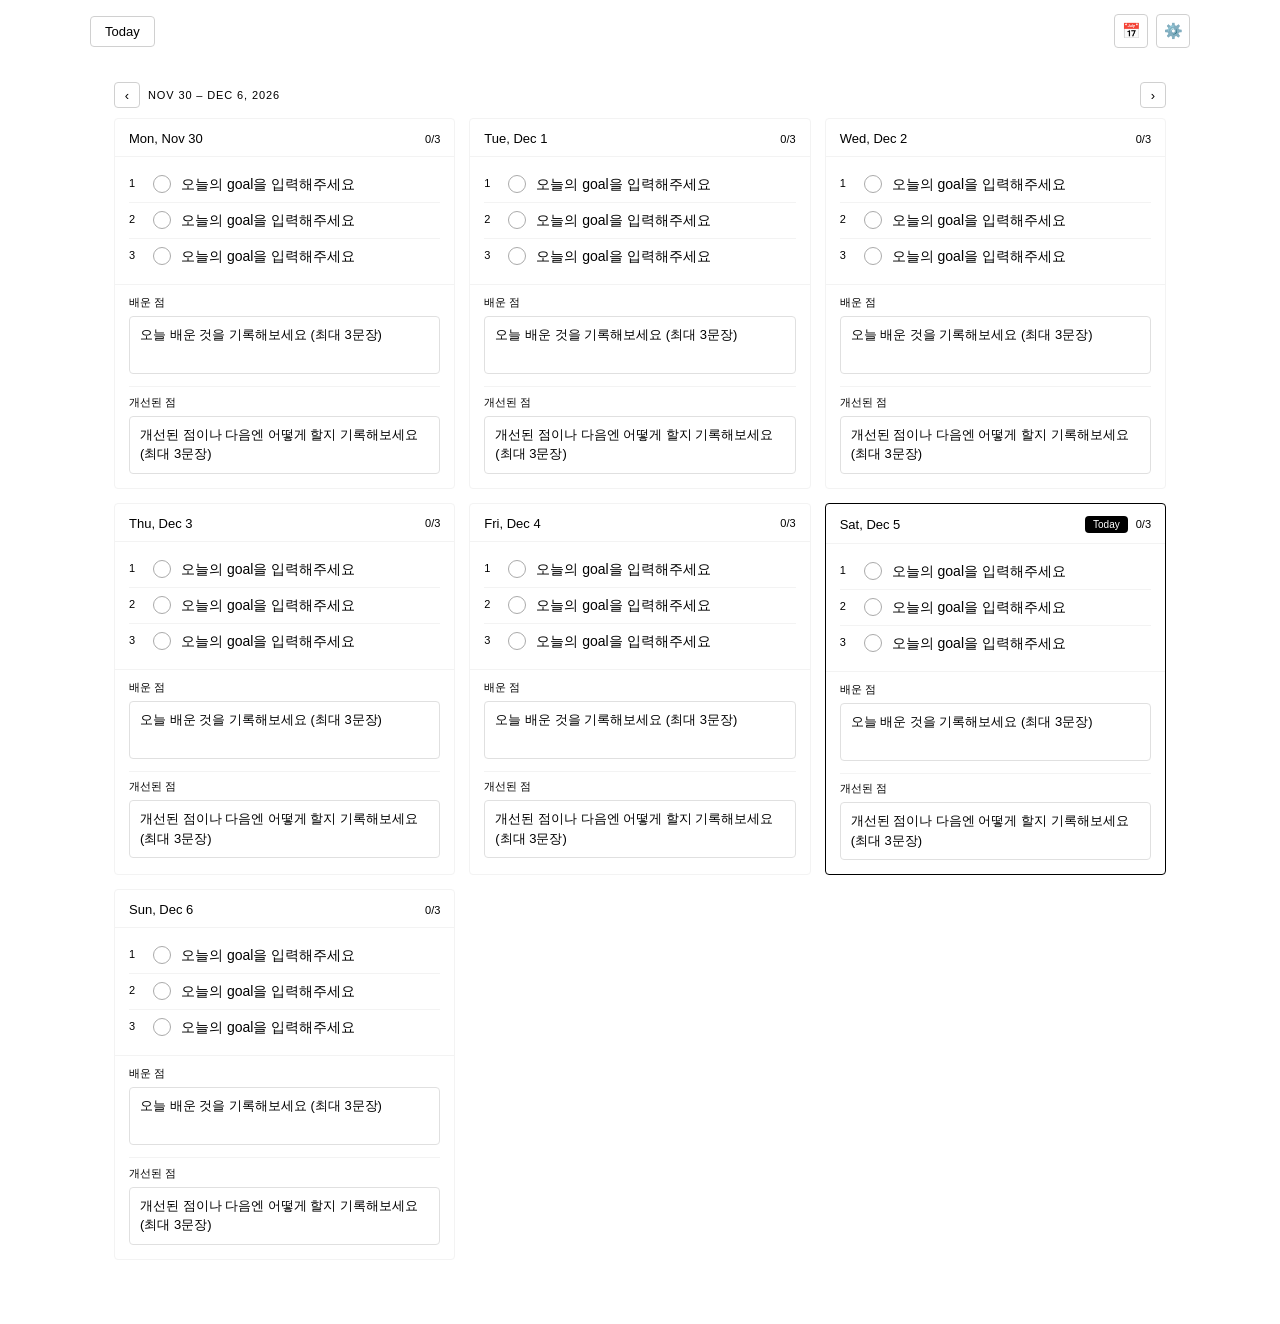
<file: daily_goal_tracker_mvp_v5.html>
<!DOCTYPE html>
<html lang="ko">
<head>
<meta charset="UTF-8">
<meta name="viewport" content="width=device-width, initial-scale=1.0">
<style>
  * { box-sizing: border-box; margin: 0; padding: 0; }
  body {
    font-family: var(--font-sans, -apple-system, sans-serif);
    background: var(--color-background-tertiary);
    color: var(--color-text-primary);
    min-height: 100vh;
    padding-bottom: 80px;
  }
  .float-header {
    position: sticky; top: 0; z-index: 100;
    background: var(--color-background-primary);
    padding: 12px 16px;
  }
  .header-inner {
    display: flex; justify-content: space-between; align-items: center;
    max-width: 1100px; margin: 0 auto;
  }
  .btn-today {
    font-size: 13px; font-weight: 500; padding: 7px 14px;
    border-radius: 4px; border: 0.5px solid #d0d0d0;
    background: var(--color-background-primary); color: var(--color-text-primary); cursor: pointer;
  }
  .btn-today:hover { background: var(--color-background-secondary); }
  .header-right { display: flex; gap: 8px; }
  .icon-btn {
    width: 34px; height: 34px; border-radius: 4px;
    border: 0.5px solid #d0d0d0; background: var(--color-background-primary);
    cursor: pointer; display: flex; align-items: center; justify-content: center;
    font-size: 15px; color: var(--color-text-secondary);
  }
  .icon-btn:hover { background: var(--color-background-secondary); }
  .week-nav {
    display: flex; align-items: center; gap: 8px;
    padding: 14px 16px 8px; max-width: 1100px; margin: 0 auto;
  }
  .week-label {
    font-size: 11px; color: var(--color-text-tertiary);
    text-transform: uppercase; letter-spacing: 0.08em; flex: 1;
  }
  .nav-btn {
    width: 26px; height: 26px; border-radius: 4px;
    border: 0.5px solid #d0d0d0; background: var(--color-background-primary);
    cursor: pointer; display: flex; align-items: center; justify-content: center;
    color: var(--color-text-secondary); font-size: 13px; line-height: 1;
  }
  .nav-btn:hover { background: var(--color-background-secondary); }
  .scroll-container {
    display: flex; flex-direction: column; gap: 12px;
    padding: 0 16px 16px; max-width: 1100px; margin: 0 auto;
  }
  .day-card {
    background: var(--color-background-primary);
    border-radius: 4px; border: 0.5px solid #f3f3f3; overflow: hidden;
  }
  .day-card.is-today { border: 1px solid #000; }
  .day-header {
    display: flex; align-items: center; justify-content: space-between;
    padding: 12px 14px 10px; border-bottom: 0.5px solid #f3f3f3;
  }
  .day-date { font-size: 13px; font-weight: 500; }
  .today-badge {
    font-size: 10px; font-weight: 500; padding: 3px 8px;
    border-radius: 4px;
    background: #000; color: #fff;
  }
  .completion-count { font-size: 11px; color: var(--color-text-tertiary); }
  .goals-section { padding: 10px 14px; border-bottom: 0.5px solid #f3f3f3; }
  .goal-item { display: flex; align-items: flex-start; gap: 10px; padding: 7px 0; }
  .goal-item + .goal-item { border-top: 0.5px solid #f3f3f3; }
  .goal-num { font-size: 11px; color: var(--color-text-tertiary); min-width: 14px; margin-top: 3px; }
  .custom-check {
    width: 18px; height: 18px; min-width: 18px; border-radius: 50%;
    border: 1.5px solid #aaa; cursor: pointer; display: flex; align-items: center;
    justify-content: center; margin-top: 1px; background: transparent;
    transition: background 0.15s, border-color 0.15s;
  }
  .custom-check:hover { border-color: #666; }
  .custom-check.checked { background: #2a9d5c; border-color: #2a9d5c; }
  .custom-check.checked::after {
    content: ''; width: 5px; height: 9px;
    border-right: 2px solid #fff; border-bottom: 2px solid #fff;
    transform: rotate(45deg) translate(-1px, -1px);
  }
  .goal-input {
    flex: 1; font-size: 14px; color: var(--color-text-primary); border: none;
    background: transparent; outline: none;
    font-family: var(--font-sans, -apple-system, sans-serif);
    padding: 0; resize: none; line-height: 1.5;
  }
  .goal-input::placeholder { color: var(--color-text-tertiary); }
  .goal-input.done { text-decoration: line-through; color: var(--color-text-tertiary); }
  .reflection-section { padding: 10px 14px; }
  .reflection-label { font-size: 11px; color: var(--color-text-tertiary); margin-bottom: 6px; }
  .reflection-input {
    width: 100%; font-size: 13px; color: var(--color-text-primary);
    border: 0.5px solid #e0e0e0; border-radius: 4px;
    background: var(--color-background-secondary); outline: none;
    font-family: var(--font-sans, -apple-system, sans-serif);
    padding: 8px 10px; resize: none; line-height: 1.5; min-height: 58px;
  }
  .reflection-input::placeholder { color: var(--color-text-tertiary); }
  .reflection-input:focus { border-color: #bbb; }
  .reflection-divider { height: 0.5px; background: #f3f3f3; margin: 8px 0; }

  /* Modal */
  .modal-overlay {
    display: none; position: fixed; inset: 0;
    background: rgba(0,0,0,0.3); z-index: 200;
    align-items: center; justify-content: center;
  }
  .modal-overlay.open { display: flex; }
  .modal-sheet {
    background: #ffffff; border-radius: 4px;
    width: 320px; padding: 18px; border: 0.5px solid #e0e0e0;
    box-shadow: 0 4px 24px rgba(0,0,0,0.10);
  }
  .cal-header {
    display: flex; align-items: center; justify-content: space-between;
    margin-bottom: 14px;
  }
  .cal-month-btn {
    font-size: 14px; font-weight: 500; color: #222;
    background: none; border: none; cursor: pointer;
    display: flex; align-items: center; gap: 4px; padding: 2px 4px;
    border-radius: 4px;
  }
  .cal-month-btn:hover { background: #f3f3f3; }
  .cal-month-btn .arrow-icon { font-size: 10px; color: #888; }
  .cal-nav-group { display: flex; align-items: center; gap: 4px; }
  .cal-nav {
    width: 26px; height: 26px; border-radius: 4px;
    border: 0.5px solid #ddd; background: #f9f9f9;
    cursor: pointer; font-size: 14px; color: #555;
    display: flex; align-items: center; justify-content: center;
  }
  .cal-nav:hover { background: #f0f0f0; }
  .modal-close {
    width: 26px; height: 26px; border-radius: 4px;
    border: 0.5px solid #ddd; background: #f5f5f5;
    cursor: pointer; font-size: 13px; color: #555;
    display: flex; align-items: center; justify-content: center;
  }
  .cal-grid {
    display: grid; grid-template-columns: repeat(7, 1fr);
    gap: 2px; text-align: center;
  }
  .cal-day-label { font-size: 11px; color: #999; padding: 4px 0; }
  .cal-cell {
    font-size: 12px; padding: 6px 2px; border-radius: 4px;
    cursor: pointer; color: #222;
  }
  .cal-cell:hover { background: #f3f3f3; }
  .cal-cell.today-cell { background: #000; color: #fff; font-weight: 500; }
  .cal-cell.empty { cursor: default; }
  .cal-cell.has-data::after {
    content: ''; display: block; width: 4px; height: 4px;
    border-radius: 50%; background: #2a9d5c; margin: 2px auto 0;
  }
  .picker-grid {
    display: grid; grid-template-columns: repeat(3, 1fr); gap: 6px; padding: 4px 0;
  }
  .picker-cell {
    font-size: 12px; padding: 8px 4px; border-radius: 4px;
    cursor: pointer; color: #222; text-align: center;
    border: 0.5px solid transparent;
  }
  .picker-cell:hover { background: #f3f3f3; }
  .picker-cell.active { background: #000; color: #fff; font-weight: 500; }
  .picker-header {
    display: flex; align-items: center; justify-content: space-between; margin-bottom: 12px;
  }
  .picker-title { font-size: 14px; font-weight: 500; color: #222; cursor: pointer; }

  @media (min-width: 768px) {
    .scroll-container {
      display: grid; grid-template-columns: repeat(auto-fill, minmax(280px, 1fr));
      gap: 14px; padding: 0 24px 24px;
    }
    .week-nav { padding: 20px 24px 10px; }
    .float-header { padding: 14px 24px; }
    body { padding-bottom: 40px; }
  }
</style>
</head>
<body>

<div class="float-header">
  <div class="header-inner">
    <button class="btn-today" onclick="goToToday()">Today</button>
    <div class="header-right">
      <button class="icon-btn" onclick="openCalendar()">📅</button>
      <button class="icon-btn">⚙️</button>
    </div>
  </div>
</div>

<div class="week-nav">
  <button class="nav-btn" onclick="changeWeek(-1)">&#8249;</button>
  <span class="week-label" id="week-label"></span>
  <button class="nav-btn" onclick="changeWeek(1)">&#8250;</button>
</div>

<div class="scroll-container" id="cards-container"></div>

<div class="modal-overlay" id="cal-modal" onclick="closeCalendarOutside(event)">
  <div class="modal-sheet" id="modal-sheet">
    <div id="cal-view">
      <div class="cal-header">
        <div style="display:flex;align-items:center;gap:6px;">
          <button class="cal-nav" onclick="changeCalMonth(-1)">&#8249;</button>
          <button class="cal-month-btn" onclick="showPicker('month')" id="cal-month-title">
            <span></span><span class="arrow-icon">▾</span>
          </button>
          <button class="cal-nav" onclick="changeCalMonth(1)">&#8250;</button>
        </div>
        <button class="modal-close" onclick="closeCalendar()">✕</button>
      </div>
      <div class="cal-grid" id="cal-grid"></div>
    </div>
    <div id="month-picker" style="display:none;">
      <div class="picker-header">
        <button class="cal-nav" onclick="changePickerYear(-1)">&#8249;</button>
        <span class="picker-title" id="picker-year-label" onclick="showPicker('year')"></span>
        <button class="cal-nav" onclick="changePickerYear(1)">&#8250;</button>
      </div>
      <div class="picker-grid" id="month-grid"></div>
    </div>
    <div id="year-picker" style="display:none;">
      <div class="picker-header">
        <button class="cal-nav" onclick="changePickerDecade(-1)">&#8249;</button>
        <span class="picker-title" id="picker-decade-label"></span>
        <button class="cal-nav" onclick="changePickerDecade(1)">&#8250;</button>
      </div>
      <div class="picker-grid" id="year-grid"></div>
    </div>
  </div>
</div>

<script>
const today = new Date();
const todayStr = today.toISOString().slice(0,10);
let currentWeekStart = getWeekStart(today);
let calDate = new Date(today);
let pickerYear = today.getFullYear();
let pickerDecadeStart = Math.floor(today.getFullYear() / 12) * 12;

const MONTHS = ['January','February','March','April','May','June','July','August','September','October','November','December'];
const MONTHS_SHORT = ['Jan','Feb','Mar','Apr','May','Jun','Jul','Aug','Sep','Oct','Nov','Dec'];
const DAYS = ['Sun','Mon','Tue','Wed','Thu','Fri','Sat'];

function getWeekStart(date) {
  const d = new Date(date);
  const day = d.getDay();
  d.setDate(d.getDate() - day + (day === 0 ? -6 : 1));
  d.setHours(0,0,0,0);
  return d;
}
function formatDate(date) { return date.toISOString().slice(0,10); }
function formatDateDisplay(date) {
  return `${DAYS[date.getDay()]}, ${MONTHS_SHORT[date.getMonth()]} ${date.getDate()}`;
}
function loadData(key) { try { return JSON.parse(localStorage.getItem(key)) || {}; } catch { return {}; } }
function saveData(key, val) { localStorage.setItem(key, JSON.stringify(val)); }
function getCompletionCount(dateStr) {
  return (loadData(dateStr).checks || [false,false,false]).filter(Boolean).length;
}

function renderCard(date) {
  const dateStr = formatDate(date);
  const isToday = dateStr === todayStr;
  const data = loadData(dateStr);
  const goals = data.goals || ['','',''];
  const checks = data.checks || [false,false,false];
  const learned = data.learned || '';
  const improve = data.improve || '';
  const completed = checks.filter(Boolean).length;
  const card = document.createElement('div');
  card.className = 'day-card' + (isToday ? ' is-today' : '');
  card.id = 'card-' + dateStr;
  card.innerHTML = `
    <div class="day-header">
      <span class="day-date">${formatDateDisplay(date)}</span>
      <div style="display:flex;align-items:center;gap:8px;">
        ${isToday ? '<span class="today-badge">Today</span>' : ''}
        <span class="completion-count" id="count-${dateStr}">${completed}/3</span>
      </div>
    </div>
    <div class="goals-section">
      ${[0,1,2].map(i => `
        <div class="goal-item">
          <span class="goal-num">${i+1}</span>
          <div class="custom-check ${checks[i]?'checked':''}" id="check-${dateStr}-${i}" onclick="toggleCheck('${dateStr}',${i})"></div>
          <textarea class="goal-input ${checks[i]?'done':''}" id="goal-${dateStr}-${i}" rows="1"
            placeholder="오늘의 goal을 입력해주세요"
            oninput="autoResize(this);saveGoal('${dateStr}',${i},this.value)"
          >${goals[i]}</textarea>
        </div>`).join('')}
    </div>
    <div class="reflection-section">
      <div class="reflection-label">배운 점</div>
      <textarea class="reflection-input" rows="2" placeholder="오늘 배운 것을 기록해보세요 (최대 3문장)"
        oninput="saveReflection('${dateStr}','learned',this.value)">${learned}</textarea>
      <div class="reflection-divider"></div>
      <div class="reflection-label">개선된 점</div>
      <textarea class="reflection-input" rows="2" placeholder="개선된 점이나 다음엔 어떻게 할지 기록해보세요 (최대 3문장)"
        oninput="saveReflection('${dateStr}','improve',this.value)">${improve}</textarea>
    </div>`;
  return card;
}

function autoResize(el) { el.style.height='auto'; el.style.height=el.scrollHeight+'px'; }

function toggleCheck(dateStr, idx) {
  const data = loadData(dateStr);
  if (!data.checks) data.checks = [false,false,false];
  data.checks[idx] = !data.checks[idx];
  saveData(dateStr, data);
  document.getElementById(`check-${dateStr}-${idx}`).classList.toggle('checked', data.checks[idx]);
  document.getElementById(`goal-${dateStr}-${idx}`).classList.toggle('done', data.checks[idx]);
  document.getElementById(`count-${dateStr}`).textContent = `${data.checks.filter(Boolean).length}/3`;
}

function saveGoal(dateStr, idx, val) {
  const data = loadData(dateStr);
  if (!data.goals) data.goals = ['','',''];
  data.goals[idx] = val;
  saveData(dateStr, data);
}

function saveReflection(dateStr, field, val) {
  const data = loadData(dateStr);
  data[field] = val;
  saveData(dateStr, data);
}

function scrollToToday() {
  const el = document.getElementById('card-' + todayStr);
  if (el) el.scrollIntoView({ behavior:'smooth', block:'start' });
}

function goToToday() {
  currentWeekStart = getWeekStart(today);
  renderWeek(currentWeekStart);
  setTimeout(scrollToToday, 50);
}

function changeWeek(dir) {
  const d = new Date(currentWeekStart);
  d.setDate(d.getDate() + dir * 7);
  currentWeekStart = d;
  renderWeek(currentWeekStart);
}

function renderWeek(weekStart) {
  const container = document.getElementById('cards-container');
  container.innerHTML = '';
  const end = new Date(weekStart);
  end.setDate(end.getDate() + 6);
  document.getElementById('week-label').textContent =
    `${MONTHS_SHORT[weekStart.getMonth()]} ${weekStart.getDate()} – ${MONTHS_SHORT[end.getMonth()]} ${end.getDate()}, ${end.getFullYear()}`;
  for (let i = 0; i < 7; i++) {
    const d = new Date(weekStart);
    d.setDate(d.getDate() + i);
    const card = renderCard(d);
    container.appendChild(card);
    card.querySelectorAll('textarea').forEach(el => autoResize(el));
  }
}

function openCalendar() {
  calDate = new Date(today);
  showView('cal-view');
  renderCalendar();
  document.getElementById('cal-modal').classList.add('open');
}
function closeCalendar() { document.getElementById('cal-modal').classList.remove('open'); }
function closeCalendarOutside(e) { if (e.target===document.getElementById('cal-modal')) closeCalendar(); }

function showView(id) {
  ['cal-view','month-picker','year-picker'].forEach(v => {
    document.getElementById(v).style.display = v===id ? '' : 'none';
  });
}

function changeCalMonth(dir) {
  calDate.setMonth(calDate.getMonth() + dir);
  renderCalendar();
}

function renderCalendar() {
  const titleEl = document.getElementById('cal-month-title');
  titleEl.childNodes[0].textContent = `${MONTHS[calDate.getMonth()]} ${calDate.getFullYear()}`;
  const grid = document.getElementById('cal-grid');
  grid.innerHTML = '';
  ['Mo','Tu','We','Th','Fr','Sa','Su'].forEach(d => {
    const el = document.createElement('div');
    el.className = 'cal-day-label';
    el.textContent = d;
    grid.appendChild(el);
  });
  const firstDay = new Date(calDate.getFullYear(), calDate.getMonth(), 1);
  let startDow = firstDay.getDay();
  startDow = startDow === 0 ? 6 : startDow - 1;
  for (let i = 0; i < startDow; i++) {
    const el = document.createElement('div');
    el.className = 'cal-cell empty';
    grid.appendChild(el);
  }
  const daysInMonth = new Date(calDate.getFullYear(), calDate.getMonth()+1, 0).getDate();
  for (let d = 1; d <= daysInMonth; d++) {
    const cellDate = new Date(calDate.getFullYear(), calDate.getMonth(), d);
    const cellStr = formatDate(cellDate);
    const el = document.createElement('div');
    el.className = 'cal-cell';
    if (cellStr === todayStr) el.classList.add('today-cell');
    if (getCompletionCount(cellStr) > 0) el.classList.add('has-data');
    el.textContent = d;
    el.onclick = () => {
      currentWeekStart = getWeekStart(cellDate);
      renderWeek(currentWeekStart);
      closeCalendar();
      setTimeout(() => {
        const t = document.getElementById('card-' + cellStr);
        if (t) t.scrollIntoView({ behavior:'smooth', block:'start' });
      }, 100);
    };
    grid.appendChild(el);
  }
}

function showPicker(type) {
  if (type === 'month') {
    pickerYear = calDate.getFullYear();
    renderMonthPicker();
    showView('month-picker');
  } else {
    pickerDecadeStart = Math.floor(calDate.getFullYear() / 12) * 12;
    renderYearPicker();
    showView('year-picker');
  }
}

function changePickerYear(dir) { pickerYear += dir; renderMonthPicker(); }

function renderMonthPicker() {
  document.getElementById('picker-year-label').textContent = pickerYear;
  const grid = document.getElementById('month-grid');
  grid.innerHTML = '';
  MONTHS_SHORT.forEach((m, i) => {
    const el = document.createElement('div');
    el.className = 'picker-cell';
    if (i === calDate.getMonth() && pickerYear === calDate.getFullYear()) el.classList.add('active');
    el.textContent = m;
    el.onclick = () => {
      calDate.setFullYear(pickerYear);
      calDate.setMonth(i);
      renderCalendar();
      showView('cal-view');
    };
    grid.appendChild(el);
  });
}

function changePickerDecade(dir) { pickerDecadeStart += dir * 12; renderYearPicker(); }

function renderYearPicker() {
  document.getElementById('picker-decade-label').textContent =
    `${pickerDecadeStart} – ${pickerDecadeStart + 11}`;
  const grid = document.getElementById('year-grid');
  grid.innerHTML = '';
  for (let y = pickerDecadeStart; y < pickerDecadeStart + 12; y++) {
    const el = document.createElement('div');
    el.className = 'picker-cell';
    if (y === calDate.getFullYear()) el.classList.add('active');
    el.textContent = y;
    el.onclick = () => {
      pickerYear = y;
      renderMonthPicker();
      showView('month-picker');
    };
    grid.appendChild(el);
  }
}

renderWeek(currentWeekStart);
setTimeout(scrollToToday, 100);
</script>
</body>
</html>
</file>
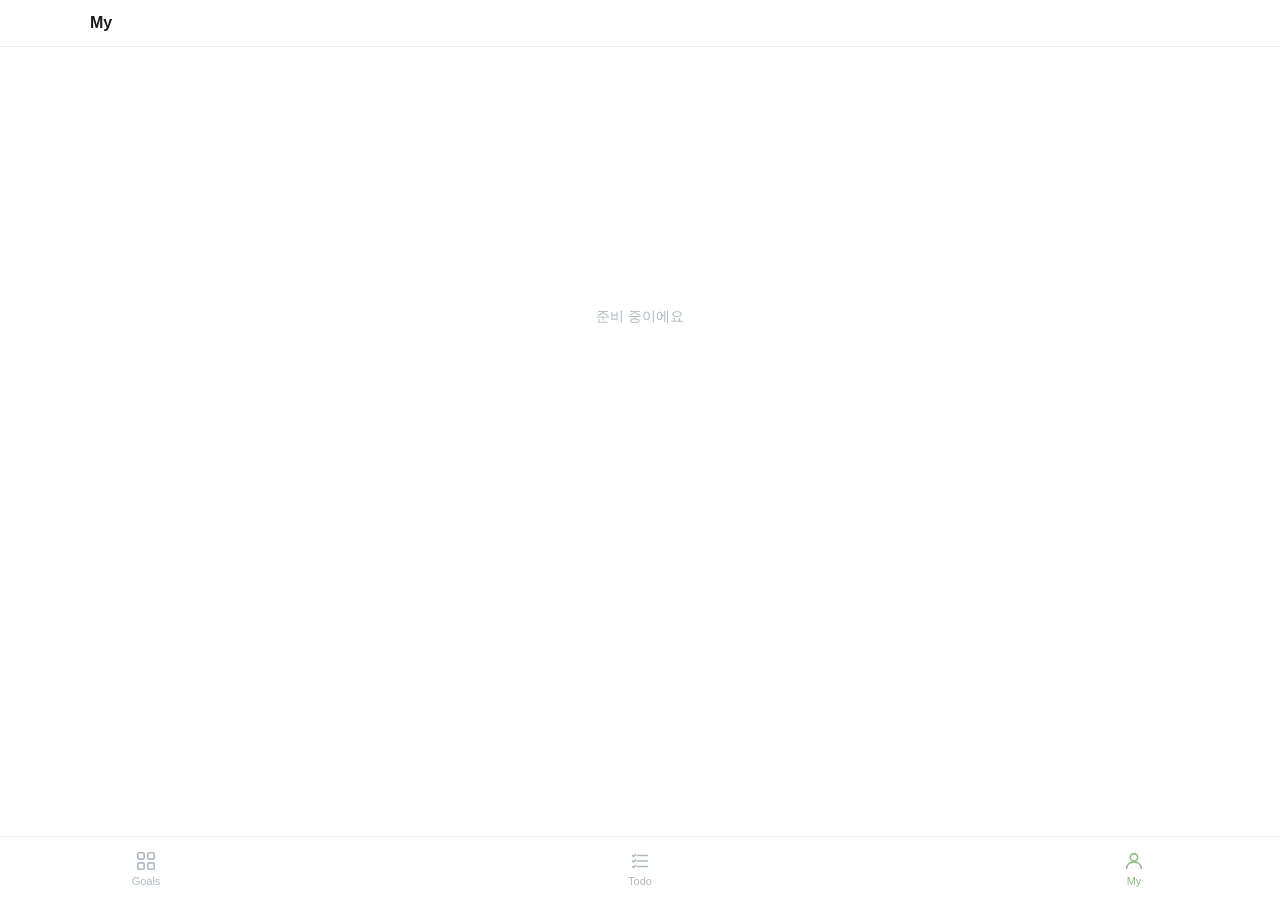
<file: my.html>
<!DOCTYPE html>
<html lang="ko">
<head>
  <meta charset="UTF-8">
  <meta name="viewport" content="width=device-width, initial-scale=1, maximum-scale=1">
  <title>My</title>
  <link href="https://fonts.googleapis.com/css2?family=Gaegu&display=swap" rel="stylesheet">
  <link rel="manifest" href="manifest.json">
  <link rel="apple-touch-icon" href="img/icon-192.png">
  <meta name="apple-mobile-web-app-capable" content="yes">
  <meta name="apple-mobile-web-app-status-bar-style" content="default">
  <meta name="apple-mobile-web-app-title" content="Todo">
  <link rel="icon" href="img/favicon.ico">
  <link rel="stylesheet" href="css/style.css">
</head>
<body>

  <div class="float-header">
    <div class="header-inner">
      <span style="font-size:16px;font-weight:600;">My</span>
    </div>
  </div>

  <div style="display:flex;align-items:center;justify-content:center;height:60vh;color:#B0B8C1;font-size:14px;">
    준비 중이에요
  </div>

  <!-- Bottom Nav -->
  <nav class="bottom-nav">
    <div class="bottom-nav-inner">
      <a href="index.html" class="bottom-nav-item">
        <svg width="22" height="22" viewBox="0 0 24 24" fill="none" stroke="currentColor" stroke-width="1.8" stroke-linecap="round" stroke-linejoin="round"><rect x="3" y="3" width="7" height="7" rx="1.5"/><rect x="14" y="3" width="7" height="7" rx="1.5"/><rect x="3" y="14" width="7" height="7" rx="1.5"/><rect x="14" y="14" width="7" height="7" rx="1.5"/></svg>
        <span>Goals</span>
      </a>
      <a href="todo.html" class="bottom-nav-item">
        <svg width="22" height="22" viewBox="0 0 24 24" fill="none" stroke="currentColor" stroke-width="1.8" stroke-linecap="round" stroke-linejoin="round"><line x1="9" y1="6" x2="20" y2="6"/><line x1="9" y1="12" x2="20" y2="12"/><line x1="9" y1="18" x2="20" y2="18"/><polyline points="4 6 5 7 7 5"/><polyline points="4 12 5 13 7 11"/><polyline points="4 18 5 19 7 17"/></svg>
        <span>Todo</span>
      </a>
      <a href="my.html" class="bottom-nav-item active">
        <svg width="22" height="22" viewBox="0 0 24 24" fill="none" stroke="currentColor" stroke-width="1.8" stroke-linecap="round" stroke-linejoin="round"><circle cx="12" cy="8" r="4"/><path d="M4 20c0-4 3.6-7 8-7s8 3 8 7"/></svg>
        <span>My</span>
      </a>
    </div>
  </nav>

</body>
</html>
</file>
<file: css/style.css>
:root {
  --green: #93BB89;
  --green-light: #EAF2E8;
  --text-primary: #1A1A1A;
  --text-secondary: #6B7280;
  --text-placeholder: #B0B8C1;
  --bg: #FFFFFF;
  --bg-card: #FFFFFF;
  --border-default: #EBEBEB;
  --border-card: #E5E5E5;
  --border-today: #93BB89;
  --border-input: #E0E0E0;
  --radius-card: 16px;
  --radius-checkbox: 6px;
  --radius-badge: 999px;
  --radius-input: 12px;
  --font: 'Apple SD Gothic Neo', 'Noto Sans KR', -apple-system, sans-serif;
  --font-mono: 'Gaegu', cursive;
}

* { box-sizing: border-box; margin: 0; padding: 0; }

body {
  font-family: var(--font);
  background: var(--bg);
  color: var(--text-primary);
  min-height: 100vh;
  padding-bottom: 80px;
}

/* ── Header ── */
.float-header {
  position: sticky; top: 0; z-index: 100;
  background: var(--bg-card);
  border-bottom: 1px solid var(--border-default);
  padding: 12px 20px;
}
.header-inner {
  display: flex; justify-content: space-between; align-items: center;
  max-width: 1100px; margin: 0 auto;
}
.btn-today {
  font-size: 13px; font-weight: 600;
  padding: 6px 14px;
  border-radius: var(--radius-badge);
  border: none;
  background: var(--green-light);
  color: var(--green);
  cursor: pointer;
  transition: background 0.15s, transform 0.1s;
  letter-spacing: -0.01em;
}
.btn-today:hover { background: #d9ead6; transform: scale(1.03); }
.header-right { display: flex; gap: 8px; }
.icon-btn {
  width: 34px; height: 34px; border-radius: 10px;
  border: 1px solid var(--border-default);
  background: var(--bg-card);
  cursor: pointer; display: flex; align-items: center; justify-content: center;
  font-size: 15px; color: var(--text-secondary);
  transition: background 0.15s;
}
.icon-btn:hover { background: #F0F0F0; }

/* ── Week Nav ── */
.week-nav {
  position: sticky; top: 57px; z-index: 90;
  background: var(--bg);
  border-bottom: 1px solid var(--border-default);
  display: flex; align-items: center; justify-content: center; gap: 24px;
  padding: 14px 20px; max-width: 100%; margin: 0 auto;
}
.week-label {
  font-size: 20px; font-weight: 500;
  color: var(--text-primary);
  font-family: var(--font-mono);
  letter-spacing: -0.02em;
  text-align: center;
}
.nav-btn {
  width: 36px; height: 36px; border-radius: 8px;
  border: 1px solid var(--border-default);
  background: var(--bg-card);
  cursor: pointer; display: flex; align-items: center; justify-content: center;
  color: var(--text-secondary); font-size: 16px; line-height: 1;
  transition: background 0.15s;
}
.nav-btn:hover { background: #F0F0F0; }

/* ── Cards ── */
.scroll-container {
  display: flex; flex-direction: column; gap: 24px;
  padding: 0 20px 20px; max-width: 1100px; margin: 24px auto 0;
}
.day-card {
  background: var(--bg-card);
  border-radius: var(--radius-card);
  border: 1.5px solid var(--border-card);
  overflow: hidden;
  transition: box-shadow 0.2s;
}
.day-card:hover { box-shadow: 0 2px 12px rgba(0,0,0,0.06); }
.day-card.is-today {
  border-color: var(--border-today);
  box-shadow: 0 0 0 3px rgba(147,187,137,0.15);
}

/* ── Card Header ── */
.day-header {
  display: flex; align-items: center; justify-content: space-between;
  padding: 14px 16px 12px;
  border-bottom: 1px solid var(--border-default);
}
.day-date {
  font-size: 16px; font-weight: 500;
  color: var(--text-primary);
  font-family: var(--font-mono);
}
.header-right-group { display: flex; align-items: center; gap: 8px; }
.today-badge {
  font-size: 11px; font-weight: 600;
  padding: 4px 12px;
  border-radius: var(--radius-badge);
  background: var(--green);
  color: #fff;
  letter-spacing: -0.01em;
}
.completion-count {
  font-size: 14px; font-weight: 500;
  color: var(--text-secondary);
  font-family: var(--font-mono);
}
.completion-count.completed { color: var(--green); font-weight: 600; }

/* ── Goals ── */
.goals-section { padding: 10px 16px; }
.goal-item { display: flex; align-items: flex-start; gap: 10px; padding: 8px 0; }
.goal-item + .goal-item { border-top: none; }

.custom-check {
  width: 20px; height: 20px; min-width: 20px;
  border-radius: var(--radius-checkbox);
  border: 1.5px solid #D1D5DB;
  cursor: pointer;
  display: flex; align-items: center; justify-content: center;
  margin-top: 1px;
  background: transparent;
  transition: border-color 0.15s;
  flex-shrink: 0;
  overflow: visible;
}
.custom-check:hover { border-color: var(--green); }
.custom-check.checked { border: none; width: 20px; height: 20px; }
.check-icon { display: none; line-height: 0; }
.custom-check.checked .check-icon { display: block; }

.goal-input {
  flex: 1; font-size: 14px;
  color: var(--text-placeholder);
  border: none; background: transparent; outline: none;
  font-family: var(--font);
  padding: 0; resize: none; line-height: 1.55;
  transition: color 0.1s;
}
.goal-input.has-value { color: var(--text-primary); font-weight: 500; }
.goal-input::placeholder { color: var(--text-placeholder); font-weight: 400; }
.goal-input.done { text-decoration: line-through; color: var(--text-secondary); font-weight: 500; }

/* ── Reflection ── */
.reflection-section { padding: 12px 16px 14px; }
.reflection-label {
  font-size: 12px; font-weight: 600;
  color: var(--text-secondary);
  margin-bottom: 7px;
  letter-spacing: -0.01em;
}
.reflection-input {
  width: 100%; font-size: 14px;
  color: var(--text-placeholder);
  border: 1.5px solid var(--border-input);
  border-radius: var(--radius-input);
  background: #FAFAFA;
  outline: none;
  font-family: var(--font);
  padding: 10px 12px;
  resize: none; line-height: 1.55;
  overflow: hidden;
  transition: border-color 0.15s, color 0.1s;
}
.reflection-input.has-value { color: var(--text-primary); }
.reflection-input::placeholder { color: var(--text-placeholder); }
.reflection-input:focus { border-color: var(--green); background: #fff; }
.reflection-divider { height: 10px; }

/* ── Modal ── */
.modal-overlay {
  display: none; position: fixed; inset: 0;
  background: rgba(0,0,0,0.25); z-index: 200;
  align-items: center; justify-content: center;
  backdrop-filter: blur(2px);
}
.modal-overlay.open { display: flex; }
.modal-sheet {
  background: #fff; border-radius: 16px;
  width: 320px; padding: 20px;
  border: 1px solid var(--border-default);
  box-shadow: 0 8px 32px rgba(0,0,0,0.12);
}
.cal-header {
  display: flex; align-items: center; justify-content: space-between;
  margin-bottom: 14px;
}
.cal-month-btn {
  font-size: 14px; font-weight: 600; color: var(--text-primary);
  background: none; border: none; cursor: pointer;
  display: flex; align-items: center; gap: 4px; padding: 2px 6px;
  border-radius: 6px;
}
.cal-month-btn:hover { background: #f3f3f3; }
.cal-month-btn .arrow-icon { font-size: 10px; color: #888; }
.cal-nav {
  width: 28px; height: 28px; border-radius: 8px;
  border: 1px solid var(--border-default); background: #f9f9f9;
  cursor: pointer; font-size: 14px; color: #555;
  display: flex; align-items: center; justify-content: center;
}
.cal-nav:hover { background: #f0f0f0; }
.modal-close {
  width: 28px; height: 28px; border-radius: 8px;
  border: 1px solid var(--border-default); background: #f5f5f5;
  cursor: pointer; font-size: 13px; color: #555;
  display: flex; align-items: center; justify-content: center;
}
.cal-grid {
  display: grid; grid-template-columns: repeat(7, 1fr);
  gap: 2px; text-align: center;
}
.cal-day-label { font-size: 11px; color: #aaa; padding: 4px 0; font-weight: 500; }
.cal-cell { font-size: 12px; padding: 6px 2px; border-radius: 6px; cursor: pointer; color: var(--text-primary); }
.cal-cell:hover { background: #f3f3f3; }
.cal-cell.today-cell { background: var(--green); color: #fff; font-weight: 600; }
.cal-cell.empty { cursor: default; }
.cal-cell.has-data::after {
  content: ''; display: block; width: 4px; height: 4px;
  border-radius: 50%; background: var(--green); margin: 2px auto 0;
}
.picker-grid { display: grid; grid-template-columns: repeat(3, 1fr); gap: 6px; padding: 4px 0; }
.picker-cell {
  font-size: 12px; padding: 8px 4px; border-radius: 8px;
  cursor: pointer; color: var(--text-primary); text-align: center;
  border: 1px solid transparent;
}
.picker-cell:hover { background: #f3f3f3; }
.picker-cell.active { background: var(--green); color: #fff; font-weight: 600; }
.picker-header { display: flex; align-items: center; justify-content: space-between; margin-bottom: 12px; }
.picker-title { font-size: 14px; font-weight: 600; color: var(--text-primary); cursor: pointer; }

@media (min-width: 768px) {
  .scroll-container {
    display: grid; grid-template-columns: repeat(auto-fill, minmax(290px, 1fr));
    gap: 24px; padding: 0 24px 24px;
  }
  .week-nav { padding: 20px 24px 12px; }
  .float-header { padding: 14px 24px; }
  body { padding-bottom: 40px; }
}

/* ── Tag System ── */
.todo-cat-add { width: 36px !important; height: 36px !important; }
.todo-item { padding: 16px 0 !important; }
.tag-btn-wrap {
  display: flex;
  align-items: center;
  flex-shrink: 0;
  margin-top: 1px;
}

.tag-add-btn {
  font-size: 11px;
  font-weight: 600;
  color: #B0B8C1;
  background: none;
  border: 1px dashed #D1D5DB;
  border-radius: 6px;
  padding: 2px 6px;
  cursor: pointer;
  line-height: 1.4;
  transition: color 0.15s, border-color 0.15s;
}
.tag-add-btn:hover { color: var(--green); border-color: var(--green); }

.tag-chip {
  font-size: 11px;
  font-weight: 500;
  padding: 2px 8px;
  border-radius: 999px;
  border: 1px solid;
  cursor: pointer;
  white-space: nowrap;
  line-height: 1.6;
}

.tag-list-item {
  display: flex;
  align-items: center;
  justify-content: space-between;
  padding: 8px 0;
  border-bottom: 1px solid #f3f3f3;
}

.tag-action-btn {
  font-size: 12px;
  font-weight: 500;
  padding: 5px 12px;
  border-radius: 8px;
  border: 1px solid #e0e0e0;
  background: #fafafa;
  color: #555;
  cursor: pointer;
  transition: background 0.15s;
}
.tag-action-btn:hover { background: #f0f0f0; }
.tag-action-btn.danger { color: #E57373; border-color: #FFCDD2; background: #fff5f5; }
.tag-action-btn.danger:hover { background: #FFEBEE; }
.tag-action-btn.add { background: var(--green-light); color: var(--green); border-color: transparent; font-weight: 600; }
.tag-action-btn.add:hover { background: #d9ead6; }

.color-swatch {
  width: 28px;
  height: 28px;
  border-radius: 50%;
  cursor: pointer;
  border: 2px solid transparent;
  transition: transform 0.1s, border-color 0.1s;
}
.color-swatch:hover { transform: scale(1.15); }
.color-swatch.selected { border-color: #1A1A1A; transform: scale(1.15); }

.tag-picker-item {
  display: flex;
  align-items: center;
  padding: 8px 6px;
  border-radius: 8px;
  cursor: pointer;
  transition: background 0.1s;
}
.tag-picker-item:hover { background: #f5f5f5; }
.tag-picker-item.selected { background: #f0f0f0; }

/* ── Bottom Nav ── */
.bottom-nav {
  position: fixed;
  bottom: 0; left: 0; right: 0;
  height: 64px;
  background: #fff;
  border-top: 0.5px solid #ebebeb;
  display: flex;
  align-items: center;
  justify-content: center;
  z-index: 100;
  padding-bottom: env(safe-area-inset-bottom);
}

.bottom-nav-inner {
  display: flex;
  width: 100%;
  max-width: 1100px;
  margin: 0 auto;
  padding: 0 20px;
  justify-content: space-between;
}

@media (min-width: 768px) {
  .bottom-nav-inner { padding: 0 24px; }
}

.bottom-nav-item {
  display: flex;
  flex-direction: column;
  align-items: center;
  gap: 3px;
  text-decoration: none;
  color: #B0B8C1;
  font-size: 11px;
  font-weight: 500;
  width: 64px;
  padding: 8px 0;
  transition: color 0.15s;
}

.bottom-nav-item.active { color: var(--green); }
.bottom-nav-item:hover { color: #6B7280; }

body { padding-bottom: calc(64px + env(safe-area-inset-bottom)); }

/* ── Drag Handle ── */
.drag-handle {
  display: flex;
  align-items: center;
  justify-content: center;
  width: 18px;
  min-width: 18px;
  cursor: grab;
  opacity: 0;
  transition: opacity 0.15s;
  touch-action: none;
}
.todo-item:hover .drag-handle { opacity: 1; }
.drag-handle:active { cursor: grabbing; }
</file>
